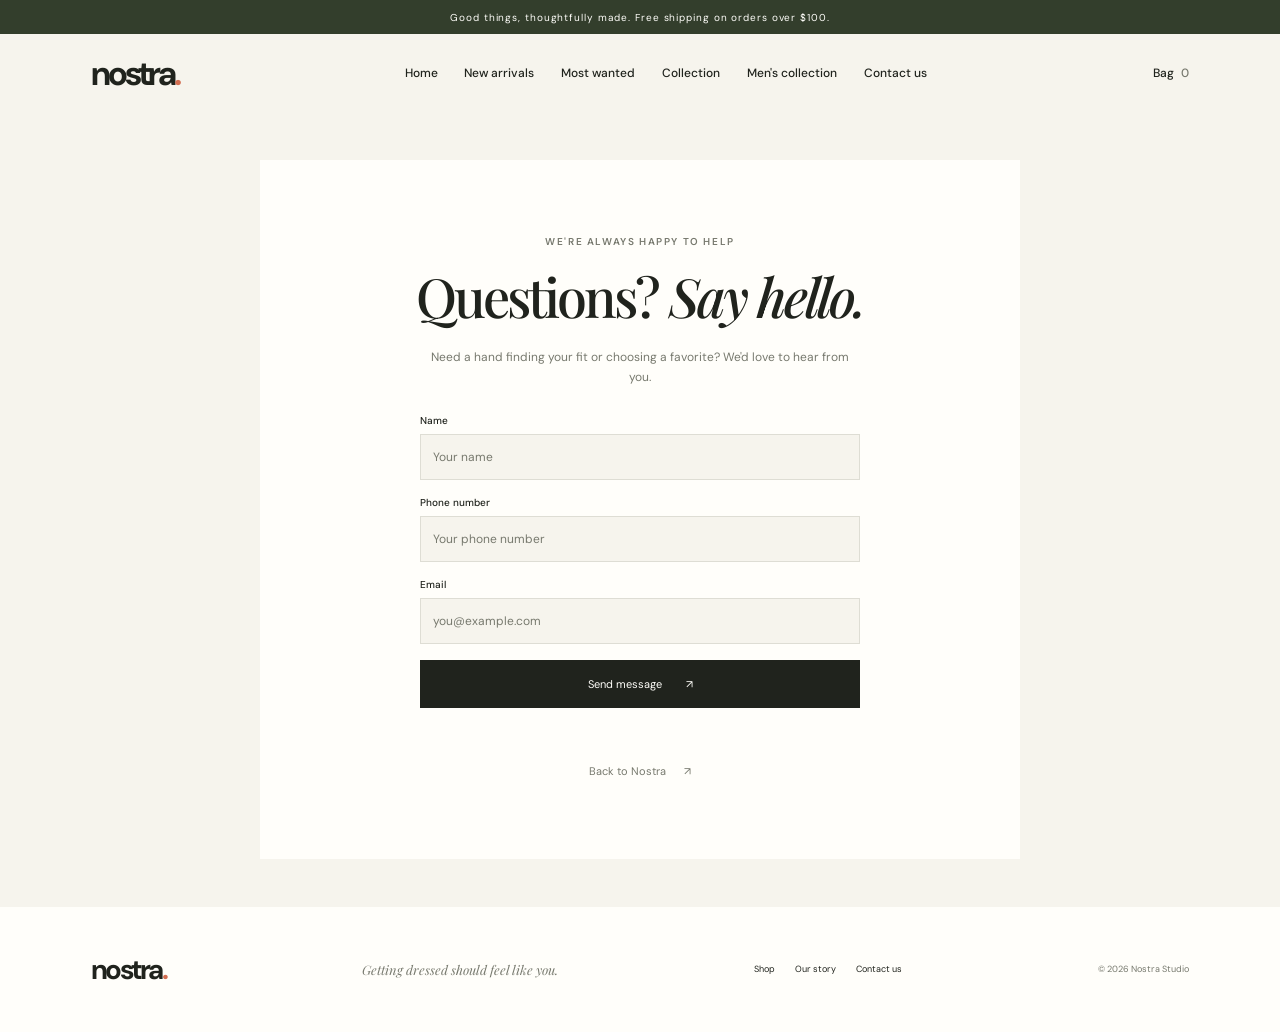
<file: contact.html>
<!doctype html>
<html lang="en">
  <head>
    <meta charset="UTF-8" />
    <meta name="viewport" content="width=device-width, initial-scale=1.0" />
    <meta
      name="description"
      content="Contact Nostra. We're happy to help with your questions."
    />
    <meta name="theme-color" content="#f6f4ed" />
    <title>Contact us — Nostra</title>
    <link rel="preconnect" href="https://images.unsplash.com" />
    <link rel="stylesheet" href="styles.css" />
    <script src="contact.js" defer></script>
  </head>
  <body>
    <div class="announcement">
      <p>Good things, thoughtfully made. Free shipping on orders over $100.</p>
    </div>

    <header class="site-header">
      <a class="wordmark" href="index.html#home" aria-label="Nostra home">nostra<span>.</span></a>

      <button
        class="menu-toggle"
        type="button"
        aria-expanded="false"
        aria-controls="main-navigation"
        aria-label="Open navigation"
      >
        <span></span>
        <span></span>
      </button>

      <nav class="main-navigation" id="main-navigation" aria-label="Main navigation">
        <a href="index.html#home">Home</a>
        <a href="index.html#new-arrivals">New arrivals</a>
        <a href="index.html#bestsellers">Most wanted</a>
        <a href="collection.html">Collection</a>
        <a href="index.html#mens-collection">Men's collection</a>
        <a href="contact.html" aria-current="page">Contact us</a>
      </nav>

      <a class="bag-link" href="index.html#bestsellers" aria-label="Shopping bag, 0 items">
        Bag <span class="bag-count">0</span>
      </a>
    </header>

    <main class="contact-page-main">
      <section class="contact-section contact-page-card" aria-labelledby="contact-title">
        <p class="eyebrow">We're always happy to help</p>
        <h1 id="contact-title">Questions? <em>Say hello.</em></h1>
        <p>
          Need a hand finding your fit or choosing a favorite? We'd love to hear
          from you.
        </p>
        <form class="contact-form">
          <div class="contact-form-field">
            <label for="contact-name">Name</label>
            <input
              id="contact-name"
              name="name"
              type="text"
              placeholder="Your name"
              autocomplete="name"
              required
            />
          </div>
          <div class="contact-form-field">
            <label for="contact-phone">Phone number</label>
            <input
              id="contact-phone"
              name="phone"
              type="tel"
              placeholder="Your phone number"
              autocomplete="tel"
              required
            />
          </div>
          <div class="contact-form-field">
            <label for="contact-email">Email</label>
            <input
              id="contact-email"
              name="email"
              type="email"
              placeholder="you@example.com"
              autocomplete="email"
              required
            />
          </div>
          <button class="contact-submit-button" type="submit">
            Send message <span aria-hidden="true">↗</span>
          </button>
          <p class="contact-form-message" aria-live="polite"></p>
        </form>
        <a class="contact-back-link" href="index.html#home">Back to Nostra <span aria-hidden="true">↗</span></a>
      </section>
    </main>

    <footer class="site-footer">
      <a class="wordmark footer-wordmark" href="index.html#home">nostra<span>.</span></a>
      <p>Getting dressed should feel like you.</p>
      <div class="footer-links">
        <a href="index.html#new-arrivals">Shop</a>
        <a href="index.html#our-story">Our story</a>
        <a href="contact.html" aria-current="page">Contact us</a>
      </div>
      <span class="copyright">© <span id="current-year"></span> Nostra Studio</span>
    </footer>
  </body>
</html>
</file>
<file: styles.css>
@import url("https://fonts.googleapis.com/css2?family=DM+Sans:wght@400;500;600;700&family=Playfair+Display:ital,wght@0,500;0,600;0,700;1,500;1,600&display=swap");

:root {
  color-scheme: light;
  --ink: #20231d;
  --muted: #77796e;
  --paper: #f6f4ed;
  --white: #fffefa;
  --accent: #c2d4a3;
  --wordmark-dot: #d26d50;
  --olive: #333e2c;
  --line: #deddd4;
  --sans: "DM Sans", sans-serif;
  --serif: "Playfair Display", Georgia, serif;
}

* {
  box-sizing: border-box;
}

html {
  scroll-behavior: smooth;
  scroll-padding-top: 95px;
  overflow-x: hidden;
}

body {
  margin: 0;
  color: var(--ink);
  background: var(--paper);
  font-family: var(--sans);
  -webkit-font-smoothing: antialiased;
  overflow-x: hidden;
}

img {
  display: block;
  width: 100%;
}

a {
  color: inherit;
  text-decoration: none;
}

button,
input {
  font: inherit;
}

.announcement {
  min-height: 34px;
  display: grid;
  place-items: center;
  padding: 7px 16px;
  color: var(--white);
  background: var(--olive);
  text-align: center;
}

.announcement p {
  margin: 0;
  font-size: 10px;
  letter-spacing: 0.09em;
}

.site-header {
  position: relative;
  z-index: 5;
  height: 78px;
  display: grid;
  grid-template-columns: auto 1fr auto;
  align-items: center;
  padding: 0 7.1%;
  background: var(--paper);
}

.wordmark {
  width: fit-content;
  font-size: 34px;
  font-weight: 700;
  letter-spacing: -0.09em;
}

.wordmark span {
  color: var(--wordmark-dot);
}

.main-navigation {
  display: flex;
  justify-content: center;
  gap: clamp(14px, 2.1vw, 30px);
}

.main-navigation.is-open {
  display: flex;
}

.main-navigation a {
  position: relative;
  color: var(--ink);
  padding: 12px 0;
  transition: color 180ms ease;
}

.main-navigation a::after {
  position: absolute;
  right: 0;
  bottom: 6px;
  left: 0;
  height: 1px;
  background: var(--wordmark-dot);
  content: "";
  transform: scaleX(0);
  transform-origin: left;
  transition: transform 180ms ease;
}

.main-navigation a:hover,
.main-navigation a:focus-visible,
.main-navigation a:active {
  color: var(--wordmark-dot);
}

.main-navigation a:hover::after,
.main-navigation a:focus-visible::after,
.main-navigation a:active::after {
  transform: scaleX(1);
}

.main-navigation a,
.bag-link {
  font-size: 12px;
  font-weight: 500;
}

.footer-links a,
.text-link {
  transition: opacity 180ms ease;
}

.footer-links a:hover,
.text-link:hover {
  opacity: 0.62;
}

.header-actions {
  display: flex;
  align-items: center;
  justify-self: end;
  gap: 18px;
}

.favorites-link,
.bag-link {
  white-space: nowrap;
  justify-self: end;
  font-size: 12px;
  font-weight: 500;
}

.favorites-count {
  margin-left: 3px;
  color: var(--muted);
}

.bag-count {
  margin-left: 4px;
  color: var(--muted);
}

.cart-layer[hidden] {
  display: none;
}

.cart-layer {
  position: fixed;
  z-index: 20;
  inset: 0;
}

.cart-backdrop {
  position: absolute;
  inset: 0;
  width: 100%;
  height: 100%;
  border: 0;
  background: #171b1780;
  cursor: pointer;
  opacity: 0;
  transition: opacity 300ms ease;
}

.cart-drawer {
  position: absolute;
  top: 0;
  right: 0;
  bottom: 0;
  width: min(460px, 100%);
  display: flex;
  flex-direction: column;
  padding: 29px;
  background: var(--paper);
  box-shadow: -12px 0 36px #171b1721;
  transform: translateX(100%);
  transition: transform 350ms cubic-bezier(0.22, 1, 0.36, 1);
}

.cart-layer.is-open .cart-backdrop {
  opacity: 1;
}

.cart-layer.is-open .cart-drawer {
  transform: translateX(0);
}

.cart-header {
  display: flex;
  align-items: flex-start;
  justify-content: space-between;
  padding-bottom: 21px;
  border-bottom: 1px solid var(--line);
}

.cart-header .eyebrow {
  margin-bottom: 8px;
}

.cart-header h2 {
  margin: 0;
  font-family: var(--serif);
  font-size: 35px;
  font-weight: 500;
  letter-spacing: -0.05em;
}

.cart-heading-count {
  color: var(--muted);
  font-family: var(--sans);
  font-size: 13px;
  letter-spacing: 0;
  vertical-align: middle;
}

.cart-close {
  width: 40px;
  height: 40px;
  border: 1px solid var(--line);
  border-radius: 50%;
  background: transparent;
  cursor: pointer;
  font-size: 25px;
  line-height: 1;
}

.cart-close:focus-visible,
.cart-quantity button:focus-visible,
.cart-remove:focus-visible,
.cart-continue:focus-visible,
.cart-backdrop:focus-visible {
  outline: 2px solid var(--wordmark-dot);
  outline-offset: 3px;
}

.cart-items {
  flex: 1;
  overflow-y: auto;
}

.cart-items[hidden] {
  display: none;
}

.cart-item {
  display: grid;
  grid-template-columns: 78px minmax(0, 1fr) auto;
  align-items: start;
  gap: 13px;
  padding: 18px 0;
  border-bottom: 1px solid var(--line);
}

.cart-item-image {
  width: 78px;
  height: 94px;
  object-fit: cover;
  background: #e8e4da;
}

.cart-item-details h3 {
  margin: 2px 0 5px;
  font-size: 11px;
  font-weight: 600;
}

.cart-item-details > p {
  margin: 0 0 7px;
  color: var(--muted);
  font-size: 10px;
}

.cart-item-price,
.cart-line-total {
  font-size: 10px;
}

.cart-item-actions {
  display: flex;
  align-items: center;
  gap: 12px;
  margin-top: 11px;
}

.cart-quantity {
  min-height: 28px;
  display: inline-flex;
  align-items: center;
  gap: 10px;
  border: 1px solid var(--line);
}

.cart-quantity button {
  width: 27px;
  height: 26px;
  border: 0;
  background: transparent;
  cursor: pointer;
}

.cart-quantity span {
  min-width: 10px;
  font-size: 10px;
  text-align: center;
}

.cart-remove {
  padding: 3px 0;
  border: 0;
  border-bottom: 1px solid var(--muted);
  color: var(--muted);
  background: transparent;
  cursor: pointer;
  font-size: 9px;
}

.cart-line-total {
  padding-top: 2px;
  white-space: nowrap;
}

.cart-empty {
  margin: auto 0;
  color: var(--muted);
  font-size: 12px;
  text-align: center;
}

.cart-empty[hidden] {
  display: none;
}

.cart-summary {
  padding-top: 20px;
  border-top: 1px solid var(--line);
}

.cart-subtotal-row {
  display: flex;
  justify-content: space-between;
  font-size: 13px;
  font-weight: 600;
}

.cart-summary > p {
  margin: 9px 0 17px;
  color: var(--muted);
  font-size: 9px;
}

.cart-continue {
  width: 100%;
  min-height: 46px;
  border: 1px solid var(--ink);
  color: var(--white);
  background: var(--ink);
  cursor: pointer;
  font-size: 11px;
  transition: color 180ms ease, background 180ms ease;
}

.cart-continue:hover {
  color: var(--ink);
  background: transparent;
}

.menu-toggle {
  width: 42px;
  height: 42px;
  display: none;
  flex-direction: column;
  align-items: center;
  justify-content: center;
  gap: 5px;
  border: 0;
  background: transparent;
  cursor: pointer;
}

.menu-toggle span {
  width: 20px;
  height: 1px;
  background: var(--ink);
}

.menu-toggle:focus-visible,
.hero-control:focus-visible,
.collection-search-form button:focus-visible,
.collection-search-form input:focus-visible {
  outline: 2px solid #859b67;
  outline-offset: 3px;
}

.hero {
  min-height: 570px;
  display: grid;
  grid-template-columns: 0.91fr 1.09fr;
  padding: 0 7.1% 44px;
}

.hero-copy {
  position: relative;
  display: flex;
  flex-direction: column;
  align-items: flex-start;
  justify-content: center;
  padding: 38px 28px 42px 0;
}

.eyebrow {
  margin: 0 0 20px;
  color: var(--muted);
  font-size: 10px;
  font-weight: 600;
  letter-spacing: 0.16em;
  text-transform: uppercase;
}

.hero-copy .eyebrow {
  display: flex;
  align-items: center;
  gap: 10px;
}

.eyebrow-line {
  width: 22px;
  height: 1px;
  background: currentColor;
}

h1,
h2,
h3,
p {
  margin-top: 0;
}

.hero h1 {
  margin: 0;
  font-family: var(--serif);
  font-size: clamp(58px, 7vw, 94px);
  font-weight: 500;
  letter-spacing: -0.065em;
  line-height: 0.99;
}

.hero h1 em,
.section-heading h2 em,
.story-copy h2 em,
.newsletter h2 em {
  font-weight: 500;
}

.hero-description {
  max-width: 340px;
  margin: 22px 0 27px;
  color: var(--muted);
  font-size: 13px;
  line-height: 1.8;
}

.button {
  min-height: 49px;
  display: inline-flex;
  align-items: center;
  justify-content: center;
  gap: 34px;
  padding: 0 19px;
  font-size: 11px;
  font-weight: 500;
  transition: transform 180ms ease, background 180ms ease;
}

.button:hover {
  transform: translateY(-2px);
}

.button-dark {
  color: var(--white);
  background: var(--ink);
}

.button-dark:hover {
  background: #41473a;
}

.button-light {
  color: var(--ink);
  background: var(--white);
}

.hero-note {
  position: absolute;
  right: 27px;
  bottom: 37px;
  display: flex;
  align-items: center;
  gap: 11px;
  color: var(--muted);
  font-size: 9px;
  line-height: 1.5;
}

.hero-note-mark {
  color: #91a375;
  font-size: 25px;
}

.hero-image-wrap {
  position: relative;
  min-height: 510px;
  overflow: hidden;
  background: #ded8ca;
  touch-action: pan-y;
  user-select: none;
}

.hero-image {
  position: absolute;
  width: 100%;
  height: 100%;
  object-fit: cover;
  object-position: center 35%;
  user-select: none;
  transition: opacity 180ms ease;
}

.hero-image.is-changing {
  opacity: 0.4;
}

.hero-control {
  position: absolute;
  z-index: 2;
  top: 50%;
  width: 39px;
  height: 39px;
  display: grid;
  place-items: center;
  border: 1px solid #ffffffa6;
  border-radius: 50%;
  color: white;
  background: #20231d38;
  cursor: pointer;
  font-size: 18px;
  transform: translateY(-50%);
  transition: background 180ms ease;
}

.hero-control:hover {
  background: #20231d8c;
}

.hero-prev {
  left: 16px;
}

.hero-next {
  right: 16px;
}

.image-caption {
  position: absolute;
  right: 18px;
  bottom: 16px;
  left: 18px;
  display: flex;
  justify-content: space-between;
  color: white;
  font-size: 9px;
  letter-spacing: 0.12em;
  text-shadow: 0 1px 8px #2228;
}

.hero-sticker {
  position: absolute;
  top: 28px;
  right: 27px;
  width: 92px;
  height: 92px;
  display: flex;
  flex-direction: column;
  align-items: center;
  justify-content: center;
  gap: 4px;
  border-radius: 50%;
  color: var(--ink);
  background: var(--accent);
  font-size: 7px;
  font-weight: 700;
  letter-spacing: 0.1em;
  text-align: center;
  transform: rotate(9deg);
}

.sticker-star {
  font-size: 22px;
  line-height: 1;
}

.values-strip {
  min-height: 59px;
  display: flex;
  align-items: center;
  justify-content: space-evenly;
  gap: 12px;
  padding: 12px 5%;
  border-top: 1px solid var(--line);
  border-bottom: 1px solid var(--line);
  color: #55594e;
  font-size: 10px;
  letter-spacing: 0.04em;
}

.values-strip span:nth-child(even) {
  color: #94a379;
  font-size: 13px;
}

.section-wrap {
  padding: 100px 7.1%;
}

.section-heading {
  display: flex;
  align-items: end;
  justify-content: space-between;
  gap: 24px;
  margin-bottom: 32px;
}

.section-heading .eyebrow {
  margin-bottom: 12px;
}

.section-heading h2,
.story-copy h2,
.newsletter h2 {
  margin: 0;
  font-family: var(--serif);
  font-size: clamp(38px, 4.5vw, 58px);
  font-weight: 500;
  letter-spacing: -0.055em;
  line-height: 1.06;
}

.text-link {
  padding-bottom: 5px;
  border-bottom: 1px solid #929388;
  font-size: 10px;
}

.text-link span {
  margin-left: 15px;
}

.product-grid {
  display: grid;
  grid-template-columns: repeat(4, minmax(0, 1fr));
  gap: 16px;
}

.product-image-link {
  position: relative;
  display: block;
  aspect-ratio: 0.78;
  overflow: hidden;
  background: #e8e4da;
}

.product-media {
  position: relative;
}

.product-image-link img {
  height: 100%;
  object-fit: cover;
  transition: transform 450ms cubic-bezier(0.2, 0.7, 0.2, 1);
}

.product-image-link:hover img {
  transform: scale(1.045);
}

.favorite-button {
  position: absolute;
  z-index: 2;
  top: 11px;
  right: 11px;
  width: 36px;
  height: 36px;
  display: grid;
  place-items: center;
  padding: 0;
  border: 0;
  border-radius: 50%;
  color: var(--ink);
  background: #fffefaed;
  cursor: pointer;
  font-size: 22px;
  line-height: 1;
  transition: color 180ms ease, transform 180ms ease, background 180ms ease;
}

.favorite-button:hover {
  transform: scale(1.08);
}

.favorite-button[aria-pressed="true"] {
  color: #c65050;
  background: var(--white);
}

.favorite-button:focus-visible {
  outline: 2px solid #859b67;
  outline-offset: 2px;
}

.product-label {
  position: absolute;
  top: 12px;
  left: 12px;
  padding: 7px 9px;
  background: var(--paper);
  font-size: 8px;
  letter-spacing: 0.08em;
}

.product-info {
  display: flex;
  flex-wrap: wrap;
  justify-content: space-between;
  gap: 10px;
  padding-top: 13px;
}

.product-info h3 {
  margin: 0 0 5px;
  font-size: 11px;
  font-weight: 600;
}

.product-info p,
.product-price {
  margin: 0;
  color: var(--muted);
  font-size: 10px;
}

.product-price {
  padding-top: 1px;
  color: var(--ink);
}

.add-to-bag-button {
  position: absolute;
  z-index: 2;
  right: 12px;
  bottom: 12px;
  left: 12px;
  min-height: 40px;
  border: 1px solid var(--ink);
  color: var(--white);
  background: var(--ink);
  cursor: pointer;
  font-size: 10px;
  opacity: 0;
  pointer-events: none;
  transform: translateY(8px);
  transition:
    color 180ms ease,
    background 180ms ease,
    opacity 180ms ease,
    transform 180ms ease;
}

.product-media:hover .add-to-bag-button,
.product-media:focus-within .add-to-bag-button {
  opacity: 1;
  pointer-events: auto;
  transform: translateY(0);
}

.add-to-bag-button:hover {
  color: var(--ink);
  background: var(--white);
}

.add-to-bag-button:focus-visible {
  outline: 2px solid #859b67;
  outline-offset: 2px;
}

@media (hover: none) {
  .add-to-bag-button {
    opacity: 1;
    pointer-events: auto;
    transform: translateY(0);
  }
}

.collection-search {
  padding-top: 15px;
}

.collection-page-intro {
  padding: 75px 7.1% 58px;
  text-align: center;
  background: #edeee6;
}

.collection-page-intro .eyebrow {
  margin-bottom: 13px;
}

.collection-page-intro h1 {
  margin: 0;
  font-family: var(--serif);
  font-size: clamp(46px, 6.5vw, 78px);
  font-weight: 500;
  letter-spacing: -0.065em;
}

.collection-page-intro > p:last-child {
  margin: 15px 0 0;
  color: var(--muted);
  font-size: 12px;
}

.collection-page {
  padding-top: 68px;
}

.collection-page-heading {
  display: flex;
  align-items: end;
  justify-content: space-between;
  gap: 20px;
  margin-bottom: 27px;
}

.collection-page-heading .eyebrow {
  margin-bottom: 10px;
}

.collection-page-heading h2 {
  margin: 0;
  font-family: var(--serif);
  font-size: clamp(38px, 4.5vw, 56px);
  font-weight: 500;
  letter-spacing: -0.055em;
}

.collection-page-count {
  margin: 0 0 5px;
  color: var(--muted);
  font-size: 11px;
  white-space: nowrap;
}

.collection-page-search {
  min-height: 53px;
  display: flex;
  align-items: center;
  gap: 13px;
  padding: 0 15px;
  border: 1px solid var(--line);
  background: var(--white);
}

.collection-page-search input {
  width: 100%;
  min-width: 0;
  border: 0;
  outline: 0;
  color: var(--ink);
  background: transparent;
  font-size: 12px;
}

.collection-page-search input::placeholder {
  color: var(--muted);
}

.collection-page-search button {
  border: 0;
  color: var(--muted);
  background: transparent;
  cursor: pointer;
  font-size: 10px;
}

.collection-filters {
  display: flex;
  align-items: end;
  gap: 13px;
  margin: 18px 0 29px;
}

.collection-filters label,
.product-size-field {
  display: flex;
  flex-direction: column;
  gap: 7px;
  color: var(--muted);
  font-size: 9px;
}

.collection-filters select,
.product-size-select {
  min-width: 145px;
  min-height: 39px;
  padding: 0 30px 0 11px;
  border: 1px solid var(--line);
  border-radius: 0;
  color: var(--ink);
  background: var(--white);
  font: inherit;
  font-size: 10px;
}

.collection-filters select:focus-visible,
.product-size-select:focus-visible,
.collection-page-search input:focus-visible,
.collection-page-search button:focus-visible {
  outline: 2px solid var(--wordmark-dot);
  outline-offset: 2px;
}

.clear-filters-button {
  min-height: 39px;
  padding: 0 12px;
  border: 0;
  color: var(--muted);
  background: transparent;
  cursor: pointer;
  font-size: 10px;
  text-decoration: underline;
  text-underline-offset: 3px;
}

.collection-page-grid {
  display: grid;
  grid-template-columns: repeat(2, minmax(0, 1fr));
  gap: 34px 16px;
  align-items: start;
}

.collection-page-grid .product-card {
  display: flex;
  flex-direction: column;
}

.collection-page-grid .product-media {
  width: 100%;
}

.collection-page-grid .product-image-link {
  display: block;
  width: 100%;
  aspect-ratio: 1.15;
  overflow: hidden;
}

.collection-page-grid .product-image-link img {
  width: 100%;
  height: 100%;
  object-fit: cover;
}

.collection-page-grid .product-size-field {
  width: 100%;
  margin-top: 2px;
}

.collection-page-grid .product-size-select {
  width: 100%;
  min-width: 0;
}

.collection-page-empty {
  padding: 45px 0;
  color: var(--muted);
  font-size: 13px;
  text-align: center;
}

.collection-page-empty[hidden] {
  display: none;
}

.collection-view-more[hidden] {
  display: none;
}

.favorites-section {
  padding-top: 25px;
}

.favorites-empty,
.favorites-message {
  color: var(--muted);
  font-size: 11px;
  line-height: 1.6;
}

.favorites-empty {
  padding: 14px 0;
}

.favorites-empty[hidden] {
  display: none;
}

.favorites-message {
  margin: 12px 0 0;
}

.collection-search-form {
  min-height: 54px;
  display: flex;
  align-items: center;
  gap: 13px;
  padding: 0 16px;
  border: 1px solid var(--line);
  background: var(--white);
}

.visually-hidden {
  position: absolute;
  width: 1px;
  height: 1px;
  padding: 0;
  overflow: hidden;
  clip: rect(0, 0, 0, 0);
  white-space: nowrap;
  clip-path: inset(50%);
}

.search-icon {
  color: var(--muted);
  font-size: 25px;
  line-height: 1;
}

.collection-search-form input {
  width: 100%;
  min-width: 0;
  border: 0;
  outline: 0;
  color: var(--ink);
  background: transparent;
  font-size: 12px;
}

.collection-search-form input::placeholder {
  color: var(--muted);
}

.collection-search-form button {
  border: 0;
  color: var(--muted);
  background: transparent;
  cursor: pointer;
  font-size: 10px;
}

.search-results-count {
  min-height: 15px;
  margin: 16px 0 12px;
  color: var(--muted);
  font-size: 10px;
}

.search-product-grid {
  display: grid;
  grid-template-columns: repeat(4, minmax(0, 1fr));
  gap: 16px;
}

.search-product-grid .product-image-link {
  aspect-ratio: 0.84;
}

.no-search-results {
  padding: 32px 0;
  color: var(--muted);
  font-size: 13px;
}

.view-more-button {
  min-width: 128px;
  min-height: 44px;
  display: block;
  margin: 30px auto 0;
  padding: 0 19px;
  border: 1px solid var(--ink);
  color: var(--ink);
  background: transparent;
  cursor: pointer;
  font-size: 10px;
  transition: color 180ms ease, background 180ms ease;
}

.view-more-button:hover {
  color: var(--white);
  background: var(--ink);
}

.view-more-button[hidden] {
  display: none;
}

.mens-collection {
  padding-top: 0;
}

.mens-category + .mens-category {
  margin-top: 48px;
}

.mens-category-heading {
  display: flex;
  align-items: baseline;
  justify-content: space-between;
  gap: 18px;
  margin-bottom: 18px;
}

.mens-category-heading h3 {
  margin: 0;
  font-family: var(--serif);
  font-size: 27px;
  font-weight: 500;
  letter-spacing: -0.035em;
}

.mens-category-heading p {
  margin: 0;
  color: var(--muted);
  font-size: 10px;
}

.mens-product-grid {
  display: grid;
  grid-template-columns: repeat(4, minmax(0, 1fr));
  gap: 16px;
}

.beach-product-grid,
.gym-product-grid {
  display: grid;
  grid-template-columns: repeat(2, minmax(0, 1fr));
  gap: 16px;
}

.beach-product-grid .product-image-link,
.gym-product-grid .product-image-link {
  aspect-ratio: 1.15;
}

.story-banner {
  min-height: 490px;
  display: grid;
  grid-template-columns: 1fr 1fr;
  color: var(--white);
  background: var(--olive);
}

.story-image {
  min-height: 490px;
  overflow: hidden;
}

.story-image img {
  height: 100%;
  object-fit: cover;
}

.story-copy {
  position: relative;
  display: flex;
  flex-direction: column;
  align-items: flex-start;
  justify-content: center;
  padding: 65px 12%;
  overflow: hidden;
}

.story-copy .eyebrow {
  color: #c4c9b9;
}

.story-copy h2 {
  font-size: clamp(42px, 5.2vw, 68px);
}

.story-copy > p:not(.eyebrow) {
  max-width: 370px;
  margin: 20px 0 25px;
  color: #d7d9d0;
  font-size: 12px;
  line-height: 1.8;
}

.story-decoration {
  position: absolute;
  right: 13px;
  bottom: -63px;
  color: #ffffff0b;
  font-size: 260px;
  font-weight: 700;
  letter-spacing: -0.12em;
  pointer-events: none;
}

.bestsellers {
  padding-top: 100px;
  padding-bottom: 108px;
}

.why-nostra {
  background: #edeee6;
}

.why-nostra .section-heading {
  margin-bottom: 37px;
}

.why-grid {
  display: grid;
  grid-template-columns: repeat(3, minmax(0, 1fr));
  gap: 15px;
}

.why-card {
  min-height: 190px;
  padding: 24px;
  border: 1px solid #d8dacf;
  background: #f6f4ed8a;
}

.why-number {
  color: #8c9678;
  font-size: 9px;
  letter-spacing: 0.12em;
}

.why-card h3 {
  margin: 25px 0 9px;
  font-family: var(--serif);
  font-size: 24px;
  font-weight: 500;
}

.why-card p {
  max-width: 280px;
  margin: 0;
  color: var(--muted);
  font-size: 11px;
  line-height: 1.7;
}

.heading-note {
  margin: 0 0 5px;
  color: var(--muted);
  font-size: 11px;
  line-height: 1.7;
}

.best-grid {
  display: grid;
  grid-template-columns: 1fr 1fr;
  gap: 17px;
}

.best-card {
  position: relative;
  min-height: 400px;
  aspect-ratio: 1.28;
  overflow: hidden;
  background: #c4bbaa;
}

.best-card::after {
  position: absolute;
  inset: 25% 0 0;
  background: linear-gradient(transparent, #171b17a8);
  content: "";
}

.best-card img {
  position: absolute;
  height: 100%;
  object-fit: cover;
  transition: transform 500ms ease;
}

.best-card:hover img {
  transform: scale(1.035);
}

.best-card-overlay {
  position: absolute;
  z-index: 1;
  right: 27px;
  bottom: 26px;
  left: 27px;
  color: white;
}

.best-card-overlay > span {
  font-size: 8px;
  letter-spacing: 0.13em;
}

.best-card-overlay h3 {
  margin: 10px 0 15px;
  font-family: var(--serif);
  font-size: clamp(28px, 3.4vw, 44px);
  font-weight: 500;
  letter-spacing: -0.04em;
  line-height: 1.03;
}

.best-card-overlay a {
  display: inline-flex;
  gap: 25px;
  padding-bottom: 5px;
  border-bottom: 1px solid #ffffff9c;
  font-size: 10px;
}

.newsletter {
  display: flex;
  align-items: center;
  justify-content: space-between;
  gap: 45px;
  padding: 65px 12.2%;
  background: #e8e9de;
}

.newsletter .eyebrow {
  margin-bottom: 12px;
}

.newsletter h2 {
  font-size: clamp(36px, 4.1vw, 51px);
}

.newsletter-form {
  width: min(100%, 380px);
}

.newsletter-form label {
  display: block;
  margin-bottom: 10px;
  font-size: 10px;
  font-weight: 500;
}

.email-field {
  display: flex;
  min-height: 45px;
  border-bottom: 1px solid #8e9083;
}

.email-field input {
  width: 100%;
  border: 0;
  outline: none;
  color: var(--ink);
  background: transparent;
  font-size: 12px;
}

.email-field input::placeholder {
  color: #888a80;
}

.email-field button {
  width: 42px;
  border: 0;
  color: var(--ink);
  background: transparent;
  cursor: pointer;
  font-size: 18px;
}

.form-message {
  min-height: 16px;
  margin: 10px 0 0;
  color: var(--muted);
  font-size: 9px;
}

.site-footer {
  min-height: 125px;
  display: flex;
  align-items: center;
  justify-content: space-between;
  gap: 20px;
  padding: 25px 7.1%;
  background: var(--white);
}

.footer-wordmark {
  font-size: 28px;
}

.site-footer > p {
  margin: 0;
  color: var(--muted);
  font-family: var(--serif);
  font-size: 13px;
  font-style: italic;
}

.contact-section {
  padding: 68px 7.1%;
  text-align: center;
  background: var(--white);
}

.contact-page-main {
  min-height: calc(100vh - 237px);
  display: grid;
  place-items: center;
  padding: 48px 7.1%;
}

.contact-page-card {
  width: min(100%, 760px);
  padding: 75px 9%;
}

.contact-section .eyebrow {
  margin-bottom: 12px;
}

.contact-section h1,
.contact-section h2 {
  margin: 0;
  font-family: var(--serif);
  font-size: clamp(36px, 4.5vw, 54px);
  font-weight: 500;
  letter-spacing: -0.055em;
}

.contact-section > p:not(.eyebrow) {
  max-width: 440px;
  margin: 15px auto 23px;
  color: var(--muted);
  font-size: 12px;
  line-height: 1.7;
}

.contact-form {
  width: min(100%, 440px);
  display: grid;
  gap: 16px;
  margin: 26px auto 0;
  text-align: left;
}

.contact-form-field label {
  display: block;
  margin-bottom: 7px;
  font-size: 10px;
  font-weight: 500;
}

.contact-form-field input {
  width: 100%;
  min-height: 46px;
  padding: 0 12px;
  border: 1px solid var(--line);
  border-radius: 0;
  outline: none;
  color: var(--ink);
  background: var(--paper);
  font-size: 12px;
}

.contact-form-field input:focus-visible {
  border-color: #859b67;
  outline: 2px solid #859b674d;
  outline-offset: 2px;
}

.contact-form-field input::placeholder {
  color: var(--muted);
}

.contact-submit-button {
  min-height: 48px;
  display: flex;
  align-items: center;
  justify-content: center;
  gap: 24px;
  border: 1px solid var(--ink);
  color: var(--white);
  background: var(--ink);
  cursor: pointer;
  font-size: 11px;
  transition: background 180ms ease, color 180ms ease;
}

.contact-submit-button:hover {
  color: var(--ink);
  background: transparent;
}

.contact-form-message {
  min-height: 18px;
  margin: 0;
  color: var(--olive);
  font-size: 11px;
  line-height: 1.6;
  text-align: center;
}

.contact-section > a {
  display: inline-flex;
  gap: 18px;
  padding-bottom: 5px;
  border-bottom: 1px solid #929388;
  font-size: 11px;
}

.contact-section > .contact-back-link {
  display: flex;
  width: fit-content;
  margin: 22px auto 0;
  border-bottom-color: transparent;
  color: var(--muted);
}

.footer-links {
  display: flex;
  gap: 20px;
}

.footer-links a,
.copyright {
  font-size: 9px;
}

.copyright {
  color: var(--muted);
}

@media (min-width: 1500px) {
  .hero,
  .section-wrap {
    padding-right: max(7.1%, calc((100% - 1320px) / 2));
    padding-left: max(7.1%, calc((100% - 1320px) / 2));
  }
}

@media (max-width: 900px) {
  .site-header {
    padding: 0 5%;
    grid-template-columns: 1fr auto auto;
  }

  .cart-drawer {
    padding: 23px 20px;
  }

  .menu-toggle {
    display: flex;
  }

  .main-navigation {
    position: absolute;
    top: calc(100% - 1px);
    right: 0;
    left: 0;
    display: flex;
    flex-direction: column;
    gap: 0;
    padding: 8px 5% 16px;
    border-top: 1px solid var(--line);
    background: var(--paper);
    box-shadow: 0 14px 30px #20231d12;
    visibility: hidden;
    pointer-events: none;
    transform: translateX(-100%);
    transition:
      transform 1s cubic-bezier(0.22, 1, 0.36, 1),
      visibility 0s linear 1s;
  }

  .main-navigation.is-open {
    visibility: visible;
    pointer-events: auto;
    transform: translateX(0);
    transition:
      transform 1s cubic-bezier(0.22, 1, 0.36, 1),
      visibility 0s;
  }

  .main-navigation a {
    padding: 12px 0;
    border-bottom: 1px solid var(--line);
  }

  .main-navigation a:last-child {
    border-bottom: 0;
  }

  .hero {
    min-height: 500px;
    padding-right: 5%;
    padding-left: 5%;
  }

  .hero-image-wrap {
    min-height: 450px;
  }

  .hero-note {
    right: 5px;
  }

  .section-wrap {
    padding: 78px 5%;
  }

  .collection-page-grid {
    grid-template-columns: repeat(2, minmax(0, 1fr));
    row-gap: 27px;
  }

  .collection-filters {
    flex-wrap: wrap;
  }

  .product-grid {
    grid-template-columns: repeat(2, minmax(0, 1fr));
    row-gap: 26px;
  }

  .search-product-grid {
    grid-template-columns: repeat(2, minmax(0, 1fr));
    row-gap: 26px;
  }

  .mens-product-grid {
    grid-template-columns: repeat(2, minmax(0, 1fr));
    row-gap: 26px;
  }

  .beach-product-grid,
  .gym-product-grid {
    row-gap: 26px;
  }

  .product-image-link {
    aspect-ratio: 0.9;
  }

  .story-copy {
    padding-right: 8%;
    padding-left: 8%;
  }

  .best-card {
    min-height: 330px;
  }

  .newsletter {
    padding-right: 8%;
    padding-left: 8%;
  }

  .site-footer {
    padding-right: 5%;
    padding-left: 5%;
  }
}

@media (max-width: 620px) {
  html {
    scroll-padding-top: 72px;
  }

  .announcement {
    min-height: 31px;
  }

  .announcement p {
    font-size: 8px;
  }

  .site-header {
    height: 66px;
    grid-template-columns: 1fr auto 1fr;
  }

  .wordmark {
    font-size: 30px;
  }

  .main-navigation {
    position: absolute;
    top: 66px;
    right: 0;
    left: 0;
  }

  .bag-link {
    font-size: 11px;
  }

  .hero {
    grid-template-columns: 1fr;
    gap: 23px;
    padding: 35px 5% 28px;
  }

  .hero-copy {
    padding: 14px 0 9px;
  }

  .hero-copy .eyebrow {
    margin-bottom: 15px;
  }

  .hero h1 {
    font-size: clamp(59px, 15vw, 82px);
  }

  .hero-description {
    max-width: 300px;
    margin: 15px 0 19px;
    font-size: 12px;
  }

  .hero-note {
    right: 0;
    bottom: 12px;
  }

  .hero-image-wrap {
    min-height: 0;
    aspect-ratio: 1.08;
  }

  .hero-sticker {
    top: 15px;
    right: 15px;
    width: 78px;
    height: 78px;
    font-size: 6px;
  }

  .values-strip {
    justify-content: center;
    gap: 12px;
    min-height: 50px;
    padding: 10px 4%;
    overflow: hidden;
    white-space: nowrap;
    font-size: 8px;
  }

  .values-strip span:last-child,
  .values-strip span:nth-last-child(2) {
    display: none;
  }

  .section-wrap {
    padding: 67px 5%;
  }

  .collection-page-intro {
    padding: 57px 5% 43px;
  }

  .collection-page {
    padding-top: 51px;
  }

  .collection-page-heading {
    align-items: flex-start;
    flex-direction: column;
    gap: 10px;
  }

  .collection-page-heading h2 {
    font-size: 42px;
  }

  .collection-page-count {
    margin: 0;
  }

  .collection-filters {
    display: grid;
    grid-template-columns: 1fr 1fr;
    gap: 11px;
  }

  .collection-filters select {
    width: 100%;
    min-width: 0;
  }

  .collection-filters label:first-child {
    grid-column: 1 / -1;
  }

  .clear-filters-button {
    justify-self: start;
  }

  .collection-page-grid {
    gap: 24px 11px;
  }

  .collection-page-grid .product-image-link {
    aspect-ratio: 0.85;
  }

  .section-heading {
    align-items: flex-start;
    margin-bottom: 24px;
  }

  .section-heading h2 {
    font-size: clamp(37px, 10vw, 49px);
  }

  .section-heading > .text-link {
    max-width: 115px;
    margin-top: 34px;
    line-height: 1.6;
  }

  .product-grid {
    gap: 24px 11px;
  }

  .search-product-grid {
    gap: 24px 11px;
  }

  .mens-product-grid {
    gap: 24px 11px;
  }

  .beach-product-grid,
  .gym-product-grid {
    gap: 24px 11px;
  }

  .mens-category + .mens-category {
    margin-top: 37px;
  }

  .mens-category-heading {
    align-items: flex-start;
    flex-direction: column;
    gap: 5px;
  }

  .mens-category-heading h3 {
    font-size: 24px;
  }

  .beach-product-grid .product-image-link,
  .gym-product-grid .product-image-link {
    aspect-ratio: 0.85;
  }

  .why-grid {
    grid-template-columns: 1fr;
    gap: 10px;
  }

  .why-card {
    min-height: 0;
    padding: 19px;
  }

  .why-card h3 {
    margin-top: 17px;
  }

  .product-image-link {
    aspect-ratio: 0.75;
  }

  .search-product-grid .product-image-link {
    aspect-ratio: 0.75;
  }

  .product-label {
    top: 8px;
    left: 8px;
    padding: 6px 7px;
    font-size: 7px;
  }

  .product-info {
    padding-top: 10px;
  }

  .product-info h3 {
    font-size: 10px;
  }

  .product-info p,
  .product-price {
    font-size: 9px;
  }

  .story-banner {
    grid-template-columns: 1fr;
  }

  .story-image {
    min-height: 0;
    aspect-ratio: 1.18;
  }

  .story-copy {
    min-height: 365px;
    padding: 49px 8%;
  }

  .story-copy h2 {
    font-size: 54px;
  }

  .bestsellers {
    padding-top: 67px;
    padding-bottom: 70px;
  }

  .bestsellers .section-heading {
    display: block;
  }

  .heading-note {
    margin-top: 11px;
  }

  .best-grid {
    grid-template-columns: 1fr;
    gap: 13px;
  }

  .best-card {
    min-height: 0;
    aspect-ratio: 1.04;
  }

  .best-card-overlay {
    right: 20px;
    bottom: 19px;
    left: 20px;
  }

  .newsletter {
    align-items: flex-start;
    flex-direction: column;
    gap: 28px;
    padding: 52px 7%;
  }

  .newsletter h2 {
    font-size: 45px;
  }

  .newsletter-form {
    width: 100%;
  }

  .site-footer {
    display: grid;
    grid-template-columns: 1fr auto;
    gap: 13px;
    padding-top: 25px;
    padding-bottom: 25px;
  }

  .site-footer > p {
    grid-column: 1 / -1;
    grid-row: 2;
  }

  .footer-links {
    grid-column: 1 / -1;
    grid-row: 3;
    gap: 17px;
  }

  .copyright {
    grid-column: 2;
    grid-row: 1;
    align-self: center;
  }
}

@media (prefers-reduced-motion: reduce) {
  *,
  *::before,
  *::after {
    scroll-behavior: auto !important;
    transition-duration: 0.01ms !important;
  }
}
</file>
